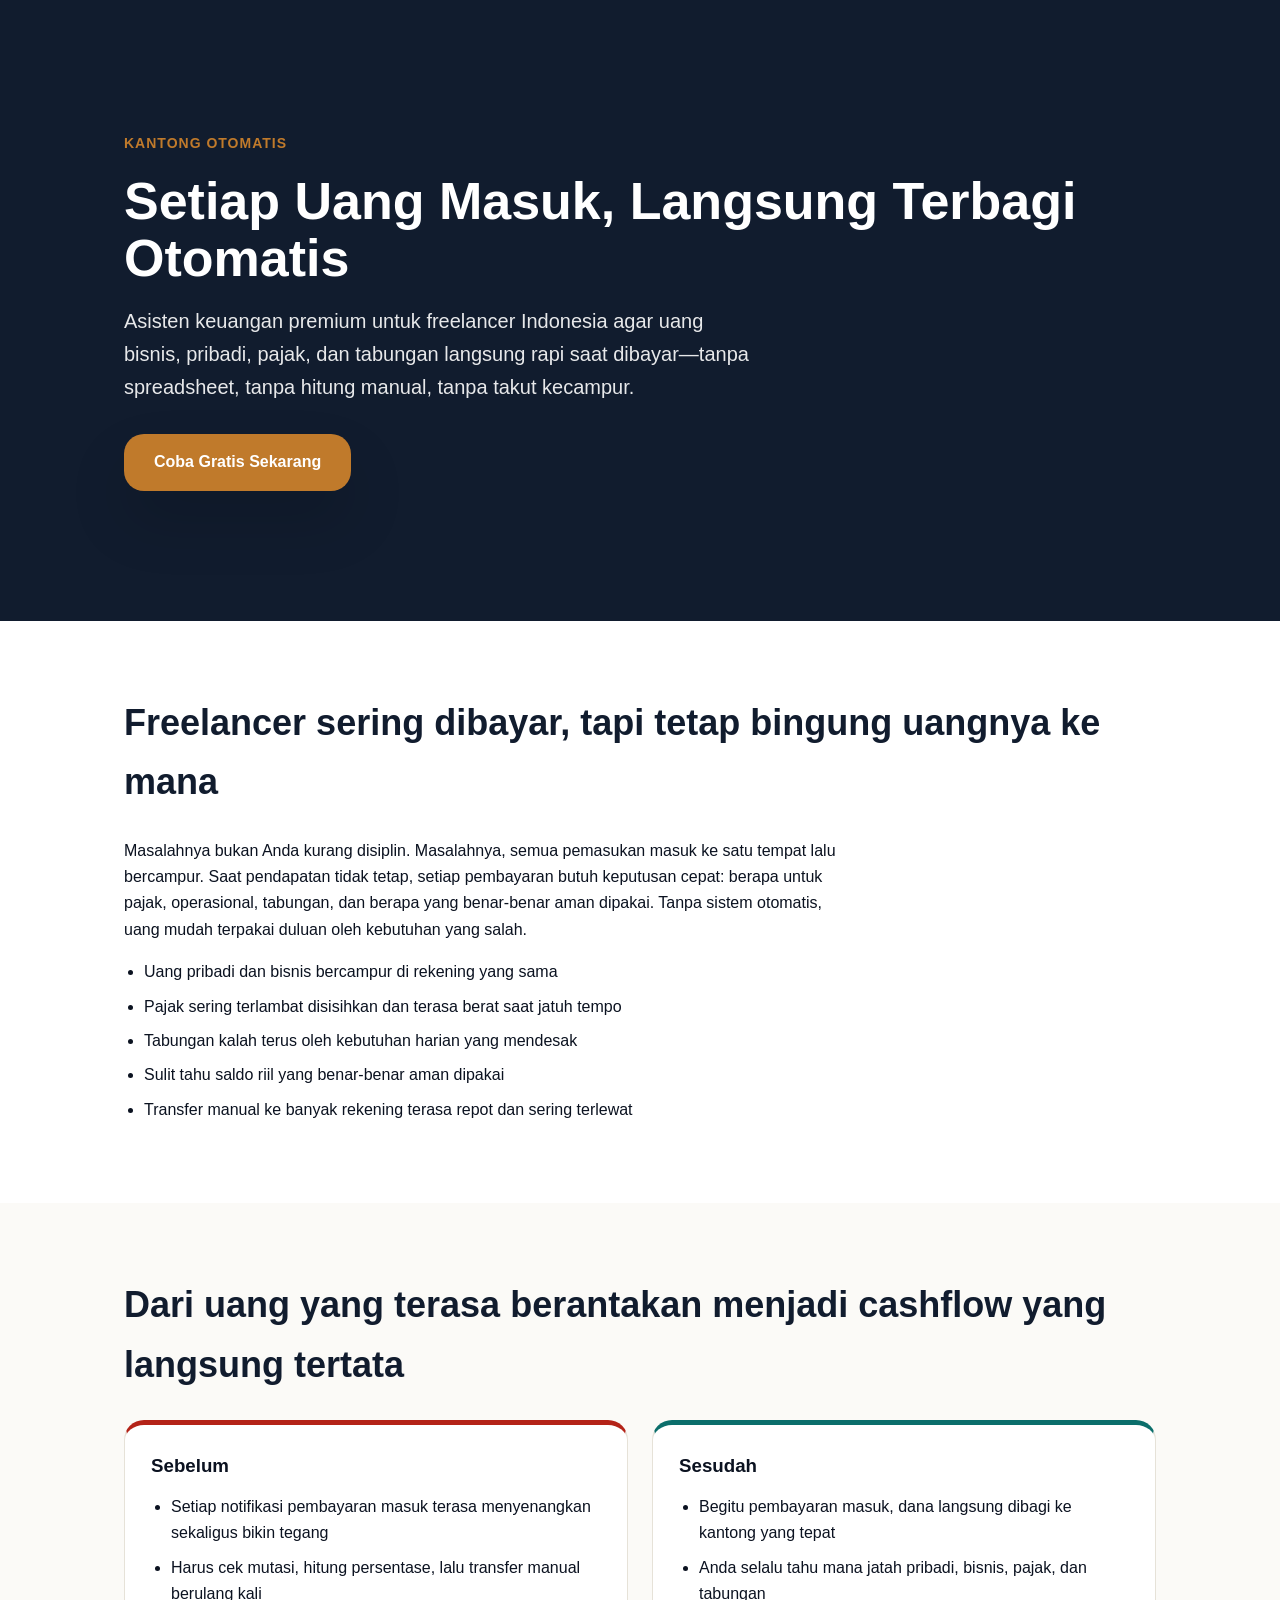
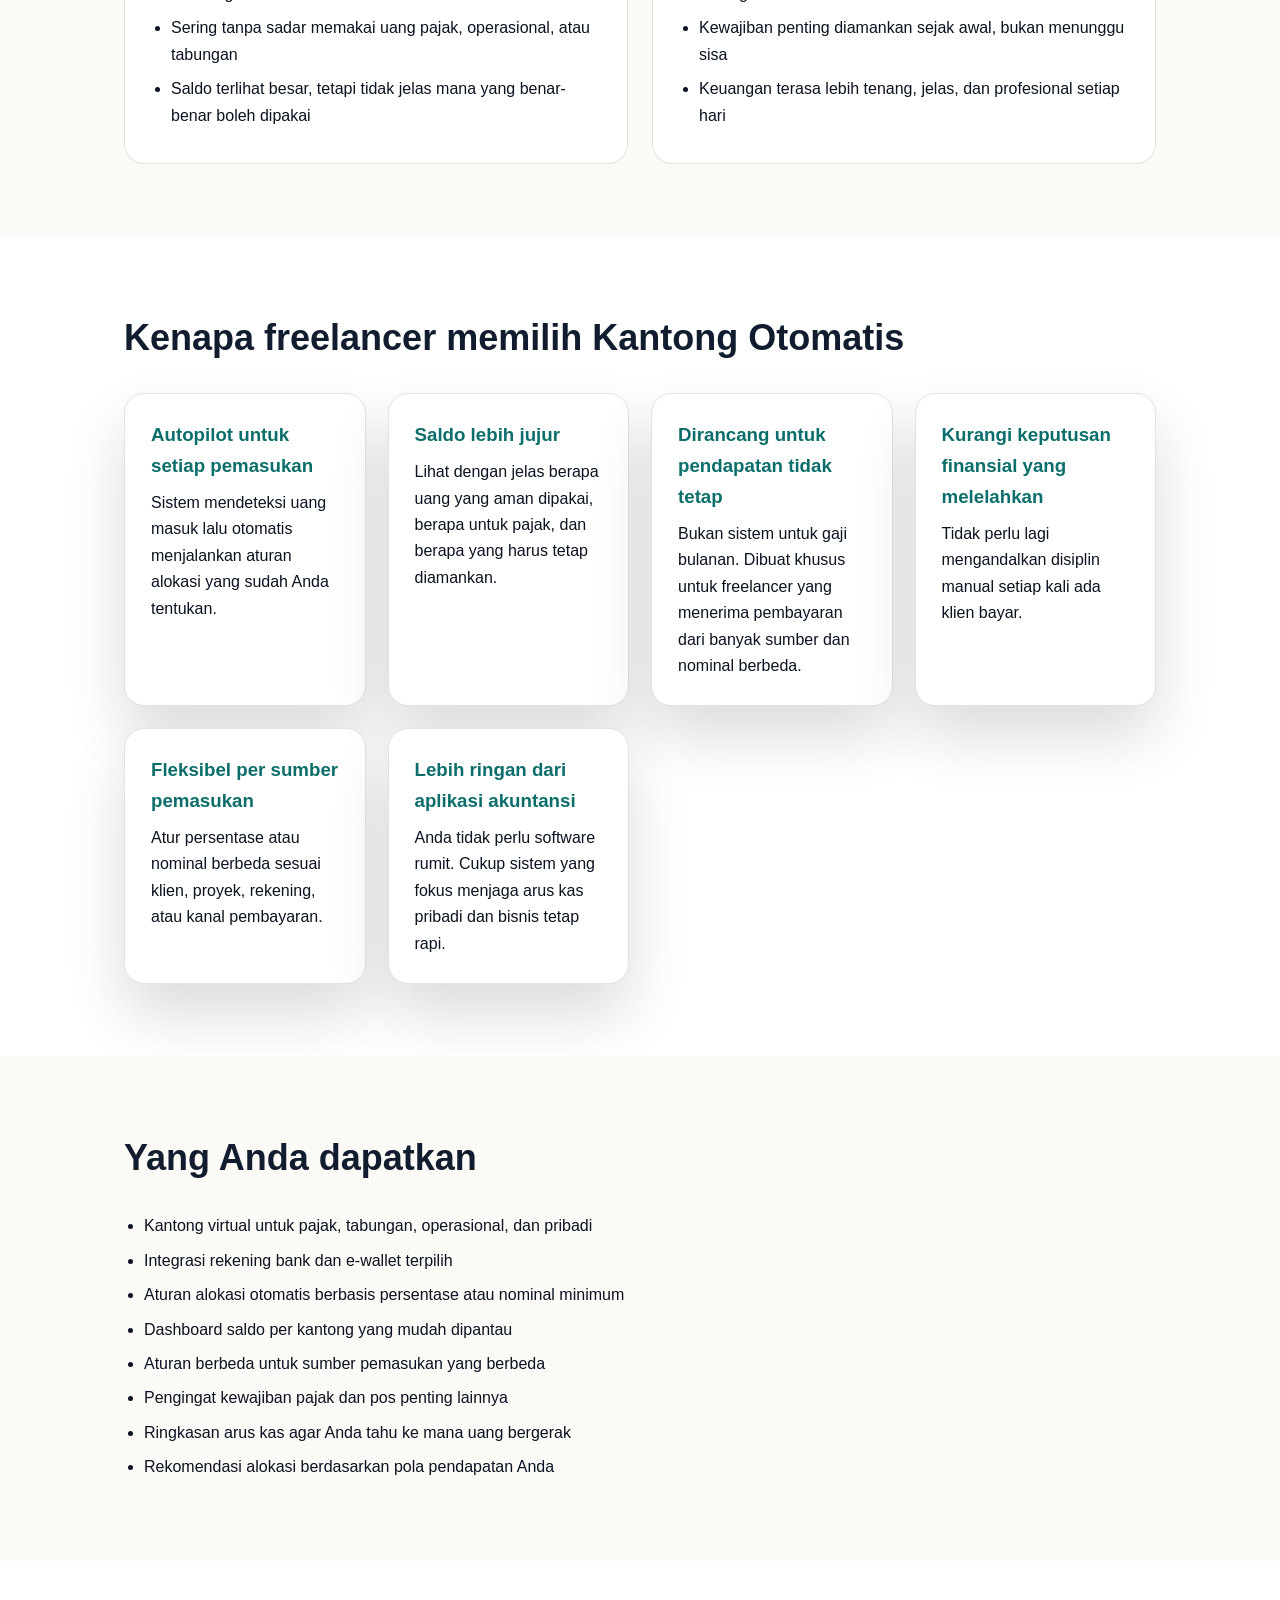
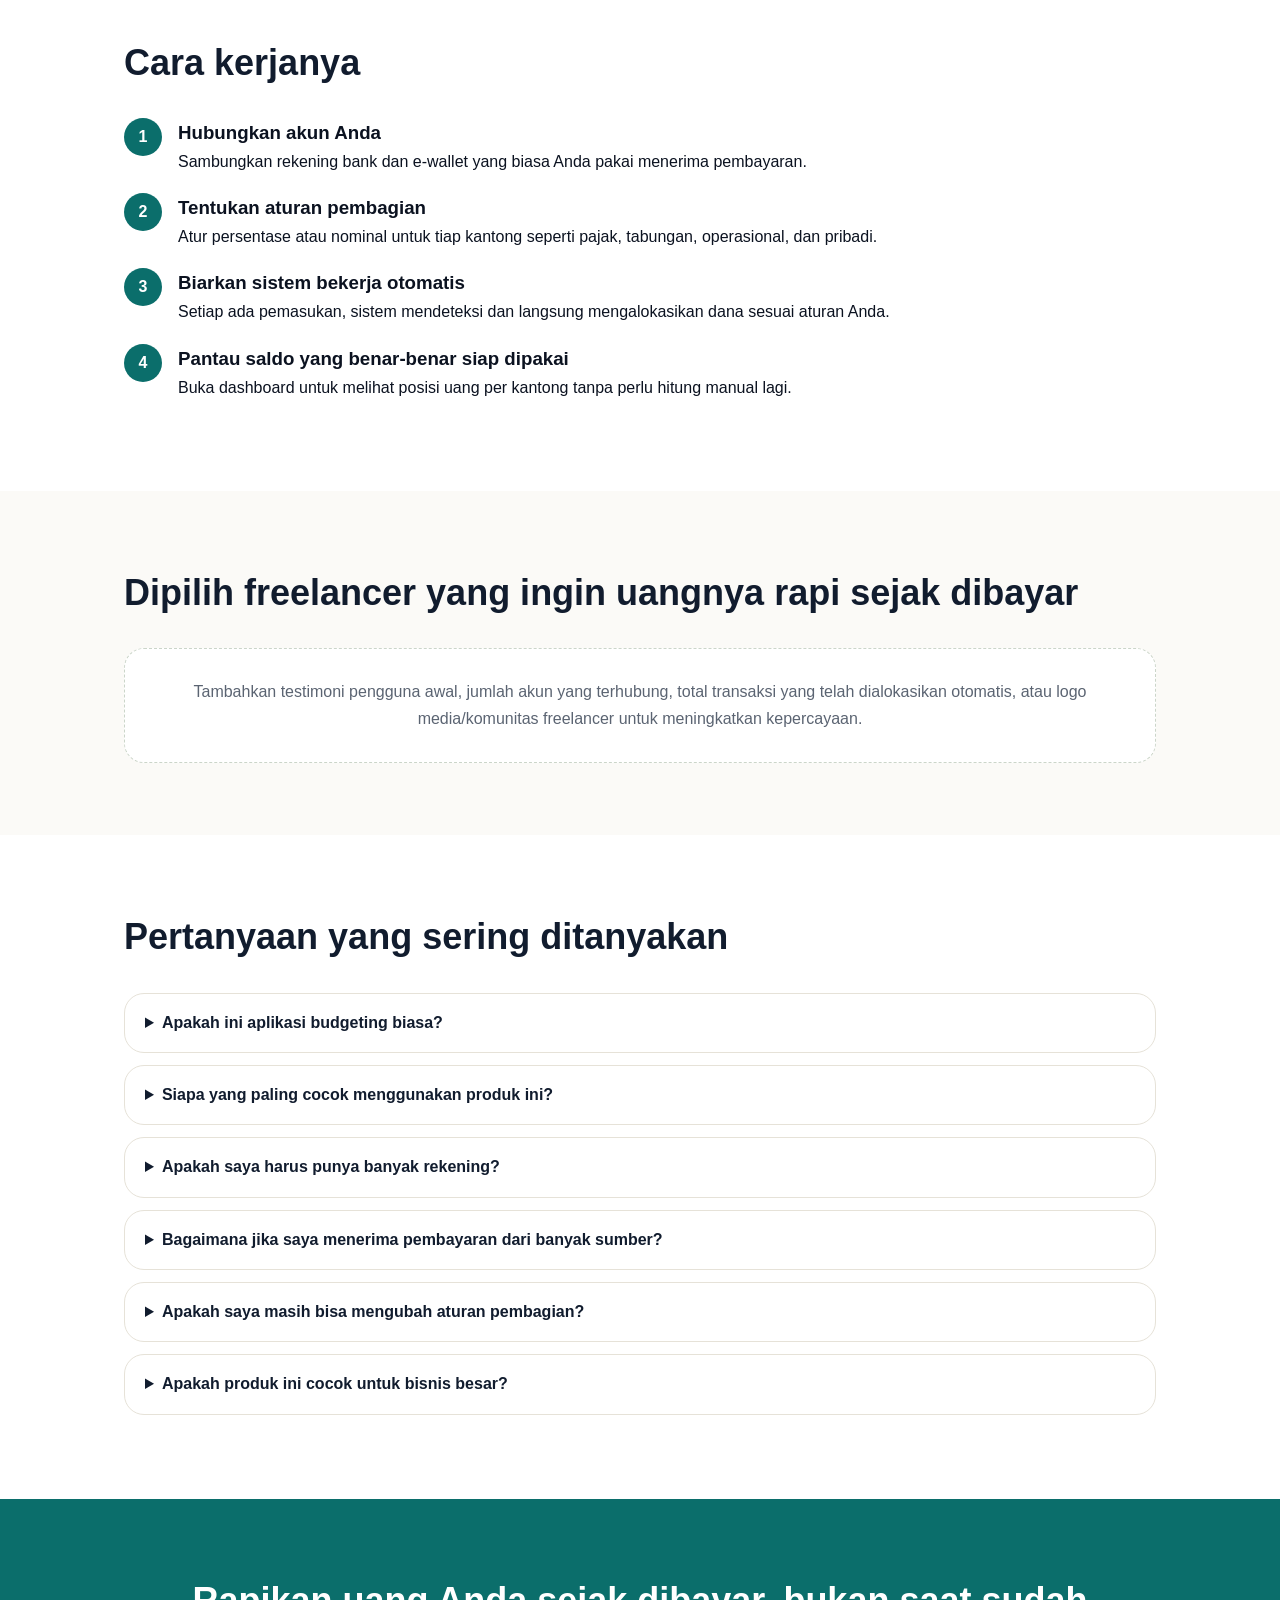
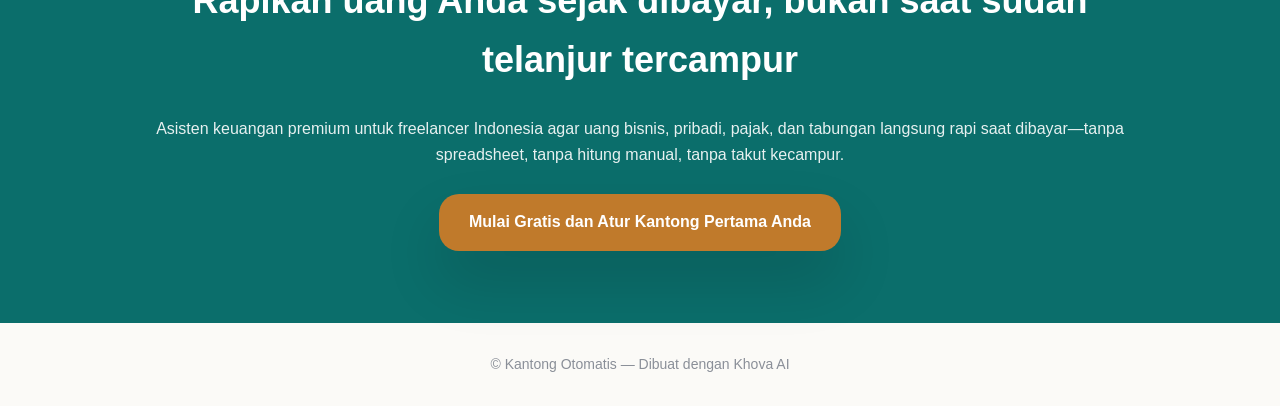
<file: backend/generated/prj_0abc8670cc31/website.html>
<!DOCTYPE html>
<html lang="id"><head><meta charset="utf-8">
<meta name="viewport" content="width=device-width, initial-scale=1">
<title>Kantong Otomatis</title>
<style>
  :root { --primary:#0B6E6B; --secondary:#111C2E; --accent:#C07A2B; --bg:#FBFAF7; --text:#0B1220; --radius:20px; }
  * { box-sizing:border-box; margin:0; padding:0; }
  body { font-family:-apple-system,BlinkMacSystemFont,'Segoe UI',Roboto,Helvetica,Arial,sans-serif; color:var(--text); background:var(--bg); line-height:1.65; }
  .wrap { max-width:1080px; margin:0 auto; padding:0 24px; }
  .btn { display:inline-block; background:var(--primary); color:#fff; padding:15px 30px; border-radius:var(--radius); text-decoration:none; font-weight:700; box-shadow:0 30px 60px rgba(0,0,0,0.14); }
  .btn.alt { background:var(--accent); }
  header.hero { background:var(--secondary); color:#fff; padding:130px 0; }
  header.hero h1 { font-size:clamp(30px,5vw,52px); line-height:1.1; margin-bottom:18px; }
  header.hero p { font-size:20px; opacity:.9; max-width:640px; margin-bottom:30px; }
  .brandbar { display:inline-block; font-weight:800; letter-spacing:1px; color:var(--accent); margin-bottom:18px; text-transform:uppercase; font-size:14px; }
  section { padding:72px 0; }
  section h2 { font-size:clamp(24px,3.5vw,36px); margin-bottom:26px; color:var(--secondary); }
  .muted { background:#fff; }
  .grid { display:grid; grid-template-columns:repeat(auto-fit,minmax(240px,1fr)); gap:22px; }
  .card { background:#fff; border:1px solid #e6e2d8; border-radius:var(--radius); padding:26px; box-shadow:0 30px 60px rgba(0,0,0,0.14); }
  .card h3 { color:var(--primary); margin-bottom:8px; }
  .cols { display:grid; grid-template-columns:1fr 1fr; gap:24px; }
  .ba { background:#fff; border-radius:var(--radius); padding:26px; border:1px solid #e6e2d8; }
  .ba.before { border-top:5px solid #B42318; }
  .ba.after { border-top:5px solid var(--primary); }
  .ba h3 { margin-bottom:12px; }
  ul { margin-left:20px; } li { margin-bottom:8px; }
  .step { display:flex; gap:16px; align-items:flex-start; margin-bottom:18px; }
  .step-n { background:var(--primary); color:#fff; width:38px; height:38px; border-radius:50%; display:flex; align-items:center; justify-content:center; font-weight:800; flex:0 0 auto; }
  details { background:#fff; border:1px solid #e6e2d8; border-radius:var(--radius); padding:16px 20px; margin-bottom:12px; }
  summary { font-weight:700; cursor:pointer; color:var(--secondary); }
  details p { margin-top:10px; color:#5b6472; }
  .cta-band { background:var(--primary); color:#fff; text-align:center; }
  .cta-band h2 { color:#fff; }
  .social { background:#fff; border:1px dashed #cbd5c9; border-radius:var(--radius); padding:30px; text-align:center; color:#5b6472; }
  footer { padding:30px 0; text-align:center; color:#8a8f98; font-size:14px; }
  @media (max-width:720px) { .cols { grid-template-columns:1fr; } }
</style></head>
<body>
  <header class="hero"><div class="wrap">
    <span class="brandbar">Kantong Otomatis</span>
    <h1>Setiap Uang Masuk, Langsung Terbagi Otomatis</h1>
    <p>Asisten keuangan premium untuk freelancer Indonesia agar uang bisnis, pribadi, pajak, dan tabungan langsung rapi saat dibayar—tanpa spreadsheet, tanpa hitung manual, tanpa takut kecampur.</p>
    <a class="btn alt" href="#cta">Coba Gratis Sekarang</a>
  </div></header>

  <section class="muted"><div class="wrap">
    <h2>Freelancer sering dibayar, tapi tetap bingung uangnya ke mana</h2>
    <p style="max-width:720px;margin-bottom:16px;">Masalahnya bukan Anda kurang disiplin. Masalahnya, semua pemasukan masuk ke satu tempat lalu bercampur. Saat pendapatan tidak tetap, setiap pembayaran butuh keputusan cepat: berapa untuk pajak, operasional, tabungan, dan berapa yang benar-benar aman dipakai. Tanpa sistem otomatis, uang mudah terpakai duluan oleh kebutuhan yang salah.</p>
    <ul><li>Uang pribadi dan bisnis bercampur di rekening yang sama</li><li>Pajak sering terlambat disisihkan dan terasa berat saat jatuh tempo</li><li>Tabungan kalah terus oleh kebutuhan harian yang mendesak</li><li>Sulit tahu saldo riil yang benar-benar aman dipakai</li><li>Transfer manual ke banyak rekening terasa repot dan sering terlewat</li></ul>
  </div></section>

  <section><div class="wrap">
    <h2>Dari uang yang terasa berantakan menjadi cashflow yang langsung tertata</h2>
    <div class="cols">
      <div class="ba before"><h3>Sebelum</h3><ul><li>Setiap notifikasi pembayaran masuk terasa menyenangkan sekaligus bikin tegang</li><li>Harus cek mutasi, hitung persentase, lalu transfer manual berulang kali</li><li>Sering tanpa sadar memakai uang pajak, operasional, atau tabungan</li><li>Saldo terlihat besar, tetapi tidak jelas mana yang benar-benar boleh dipakai</li></ul></div>
      <div class="ba after"><h3>Sesudah</h3><ul><li>Begitu pembayaran masuk, dana langsung dibagi ke kantong yang tepat</li><li>Anda selalu tahu mana jatah pribadi, bisnis, pajak, dan tabungan</li><li>Kewajiban penting diamankan sejak awal, bukan menunggu sisa</li><li>Keuangan terasa lebih tenang, jelas, dan profesional setiap hari</li></ul></div>
    </div>
  </div></section>

  <section class="muted"><div class="wrap">
    <h2>Kenapa freelancer memilih Kantong Otomatis</h2>
    <div class="grid"><div class="card"><h3>Autopilot untuk setiap pemasukan</h3><p>Sistem mendeteksi uang masuk lalu otomatis menjalankan aturan alokasi yang sudah Anda tentukan.</p></div><div class="card"><h3>Saldo lebih jujur</h3><p>Lihat dengan jelas berapa uang yang aman dipakai, berapa untuk pajak, dan berapa yang harus tetap diamankan.</p></div><div class="card"><h3>Dirancang untuk pendapatan tidak tetap</h3><p>Bukan sistem untuk gaji bulanan. Dibuat khusus untuk freelancer yang menerima pembayaran dari banyak sumber dan nominal berbeda.</p></div><div class="card"><h3>Kurangi keputusan finansial yang melelahkan</h3><p>Tidak perlu lagi mengandalkan disiplin manual setiap kali ada klien bayar.</p></div><div class="card"><h3>Fleksibel per sumber pemasukan</h3><p>Atur persentase atau nominal berbeda sesuai klien, proyek, rekening, atau kanal pembayaran.</p></div><div class="card"><h3>Lebih ringan dari aplikasi akuntansi</h3><p>Anda tidak perlu software rumit. Cukup sistem yang fokus menjaga arus kas pribadi dan bisnis tetap rapi.</p></div></div>
  </div></section>

  <section><div class="wrap">
    <h2>Yang Anda dapatkan</h2>
    <ul><li>Kantong virtual untuk pajak, tabungan, operasional, dan pribadi</li><li>Integrasi rekening bank dan e-wallet terpilih</li><li>Aturan alokasi otomatis berbasis persentase atau nominal minimum</li><li>Dashboard saldo per kantong yang mudah dipantau</li><li>Aturan berbeda untuk sumber pemasukan yang berbeda</li><li>Pengingat kewajiban pajak dan pos penting lainnya</li><li>Ringkasan arus kas agar Anda tahu ke mana uang bergerak</li><li>Rekomendasi alokasi berdasarkan pola pendapatan Anda</li></ul>
  </div></section>

  <section class="muted"><div class="wrap">
    <h2>Cara kerjanya</h2>
    <div class="step"><div class="step-n">1</div><div><h3>Hubungkan akun Anda</h3><p>Sambungkan rekening bank dan e-wallet yang biasa Anda pakai menerima pembayaran.</p></div></div><div class="step"><div class="step-n">2</div><div><h3>Tentukan aturan pembagian</h3><p>Atur persentase atau nominal untuk tiap kantong seperti pajak, tabungan, operasional, dan pribadi.</p></div></div><div class="step"><div class="step-n">3</div><div><h3>Biarkan sistem bekerja otomatis</h3><p>Setiap ada pemasukan, sistem mendeteksi dan langsung mengalokasikan dana sesuai aturan Anda.</p></div></div><div class="step"><div class="step-n">4</div><div><h3>Pantau saldo yang benar-benar siap dipakai</h3><p>Buka dashboard untuk melihat posisi uang per kantong tanpa perlu hitung manual lagi.</p></div></div>
  </div></section>

  <section><div class="wrap">
    <h2>Dipilih freelancer yang ingin uangnya rapi sejak dibayar</h2>
    <div class="social">Tambahkan testimoni pengguna awal, jumlah akun yang terhubung, total transaksi yang telah dialokasikan otomatis, atau logo media/komunitas freelancer untuk meningkatkan kepercayaan.</div>
  </div></section>

  <section class="muted"><div class="wrap">
    <h2>Pertanyaan yang sering ditanyakan</h2>
    <details><summary>Apakah ini aplikasi budgeting biasa?</summary><p>Bukan. Fokus utama Kantong Otomatis adalah membagi uang secara otomatis saat pemasukan masuk, bukan sekadar mencatat pengeluaran setelah kejadian.</p></details><details><summary>Siapa yang paling cocok menggunakan produk ini?</summary><p>Freelancer, konsultan, kreator, developer, marketer, dan solopreneur dengan pendapatan tidak tetap yang ingin memisahkan uang pribadi, bisnis, pajak, dan tabungan tanpa proses manual.</p></details><details><summary>Apakah saya harus punya banyak rekening?</summary><p>Tidak harus. Anda bisa mulai dengan kantong virtual terlebih dahulu, lalu menyesuaikan dengan rekening atau akun yang ingin dihubungkan.</p></details><details><summary>Bagaimana jika saya menerima pembayaran dari banyak sumber?</summary><p>Itulah kegunaan utamanya. Anda bisa membuat aturan berbeda berdasarkan sumber pemasukan, akun penerima, atau pola nominal tertentu.</p></details><details><summary>Apakah saya masih bisa mengubah aturan pembagian?</summary><p>Tentu. Aturan alokasi fleksibel dan bisa disesuaikan kapan saja sesuai kondisi cashflow Anda.</p></details><details><summary>Apakah produk ini cocok untuk bisnis besar?</summary><p>Produk ini dirancang khusus untuk freelancer dan usaha satu orang yang membutuhkan sistem ringan. Untuk akuntansi bisnis kompleks, solusi ini bukan pengganti software akuntansi penuh.</p></details>
  </div></section>

  <section class="cta-band" id="cta"><div class="wrap">
    <h2>Rapikan uang Anda sejak dibayar, bukan saat sudah telanjur tercampur</h2>
    <p style="margin-bottom:26px;opacity:.9;">Asisten keuangan premium untuk freelancer Indonesia agar uang bisnis, pribadi, pajak, dan tabungan langsung rapi saat dibayar—tanpa spreadsheet, tanpa hitung manual, tanpa takut kecampur.</p>
    <a class="btn alt" href="#">Mulai Gratis dan Atur Kantong Pertama Anda</a>
  </div></section>

  <footer><div class="wrap">&copy; Kantong Otomatis — Dibuat dengan Khova AI</div></footer>
</body></html>
</file>
